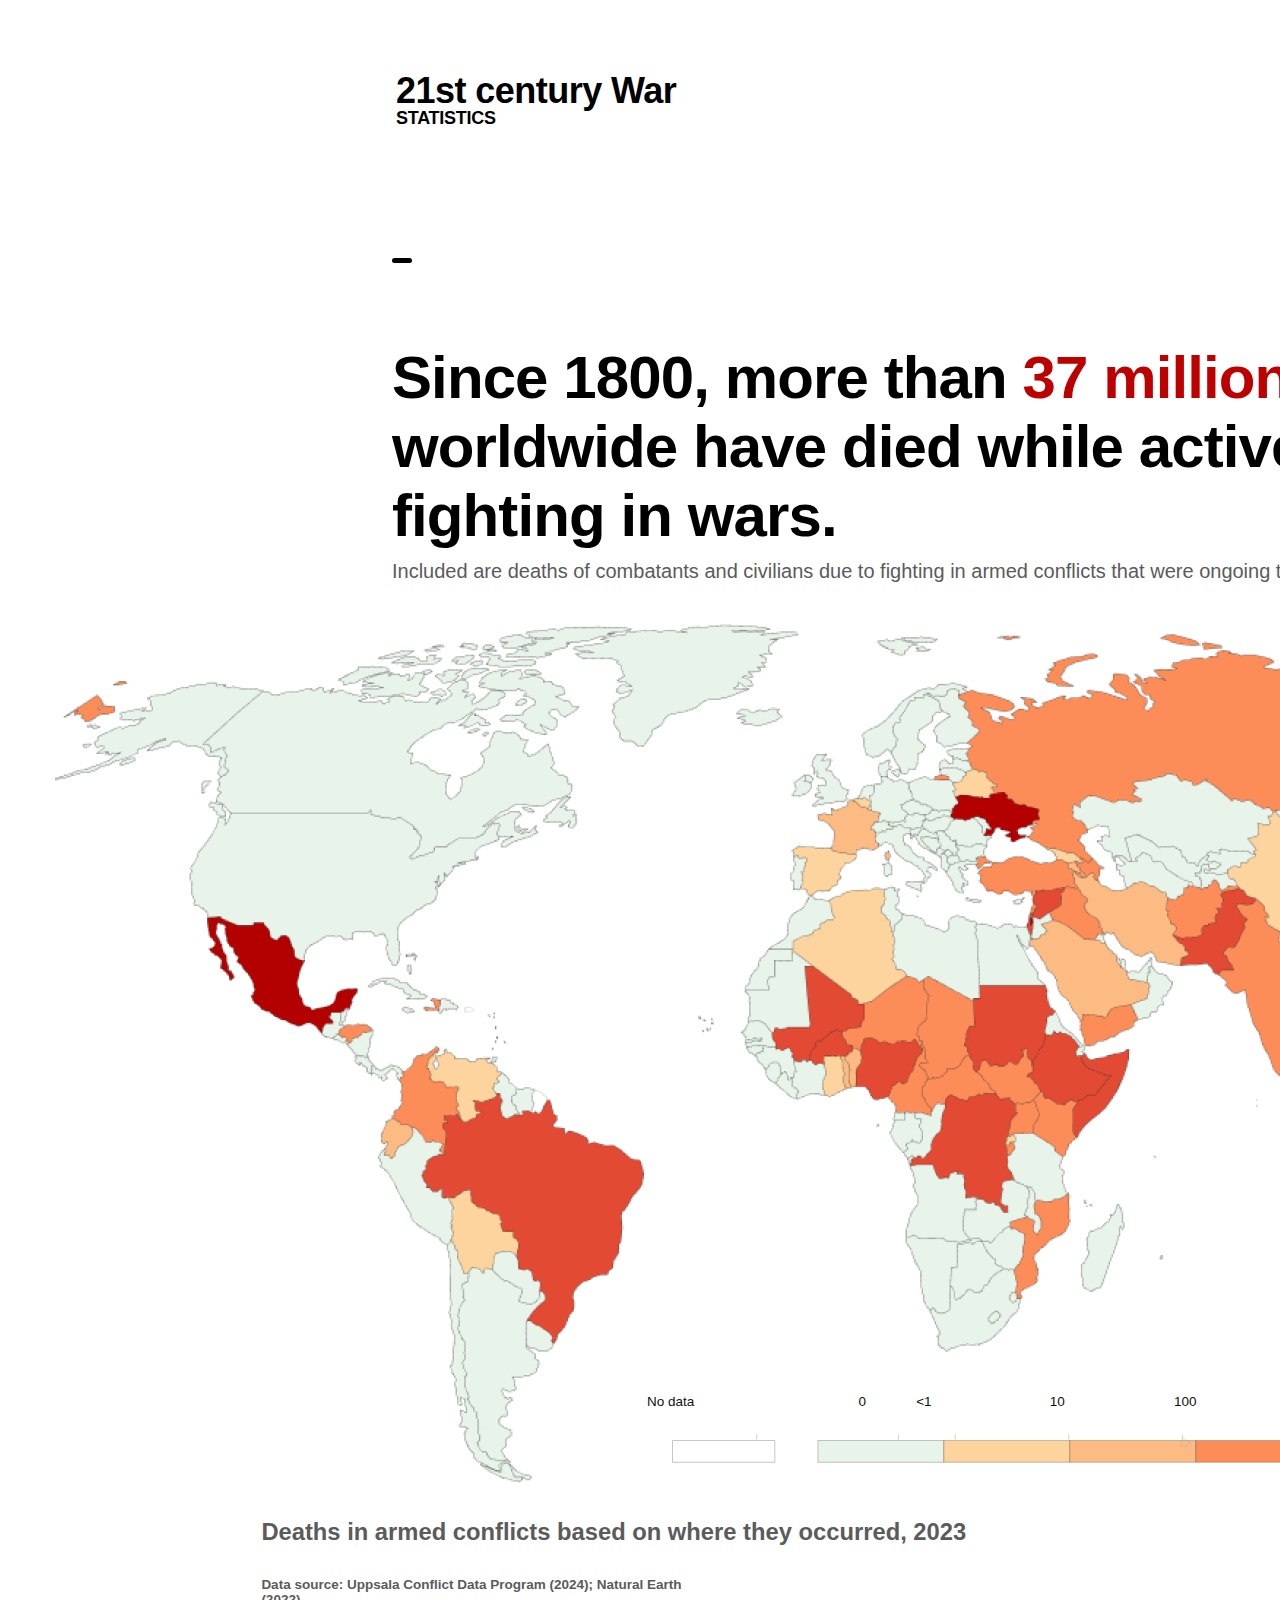
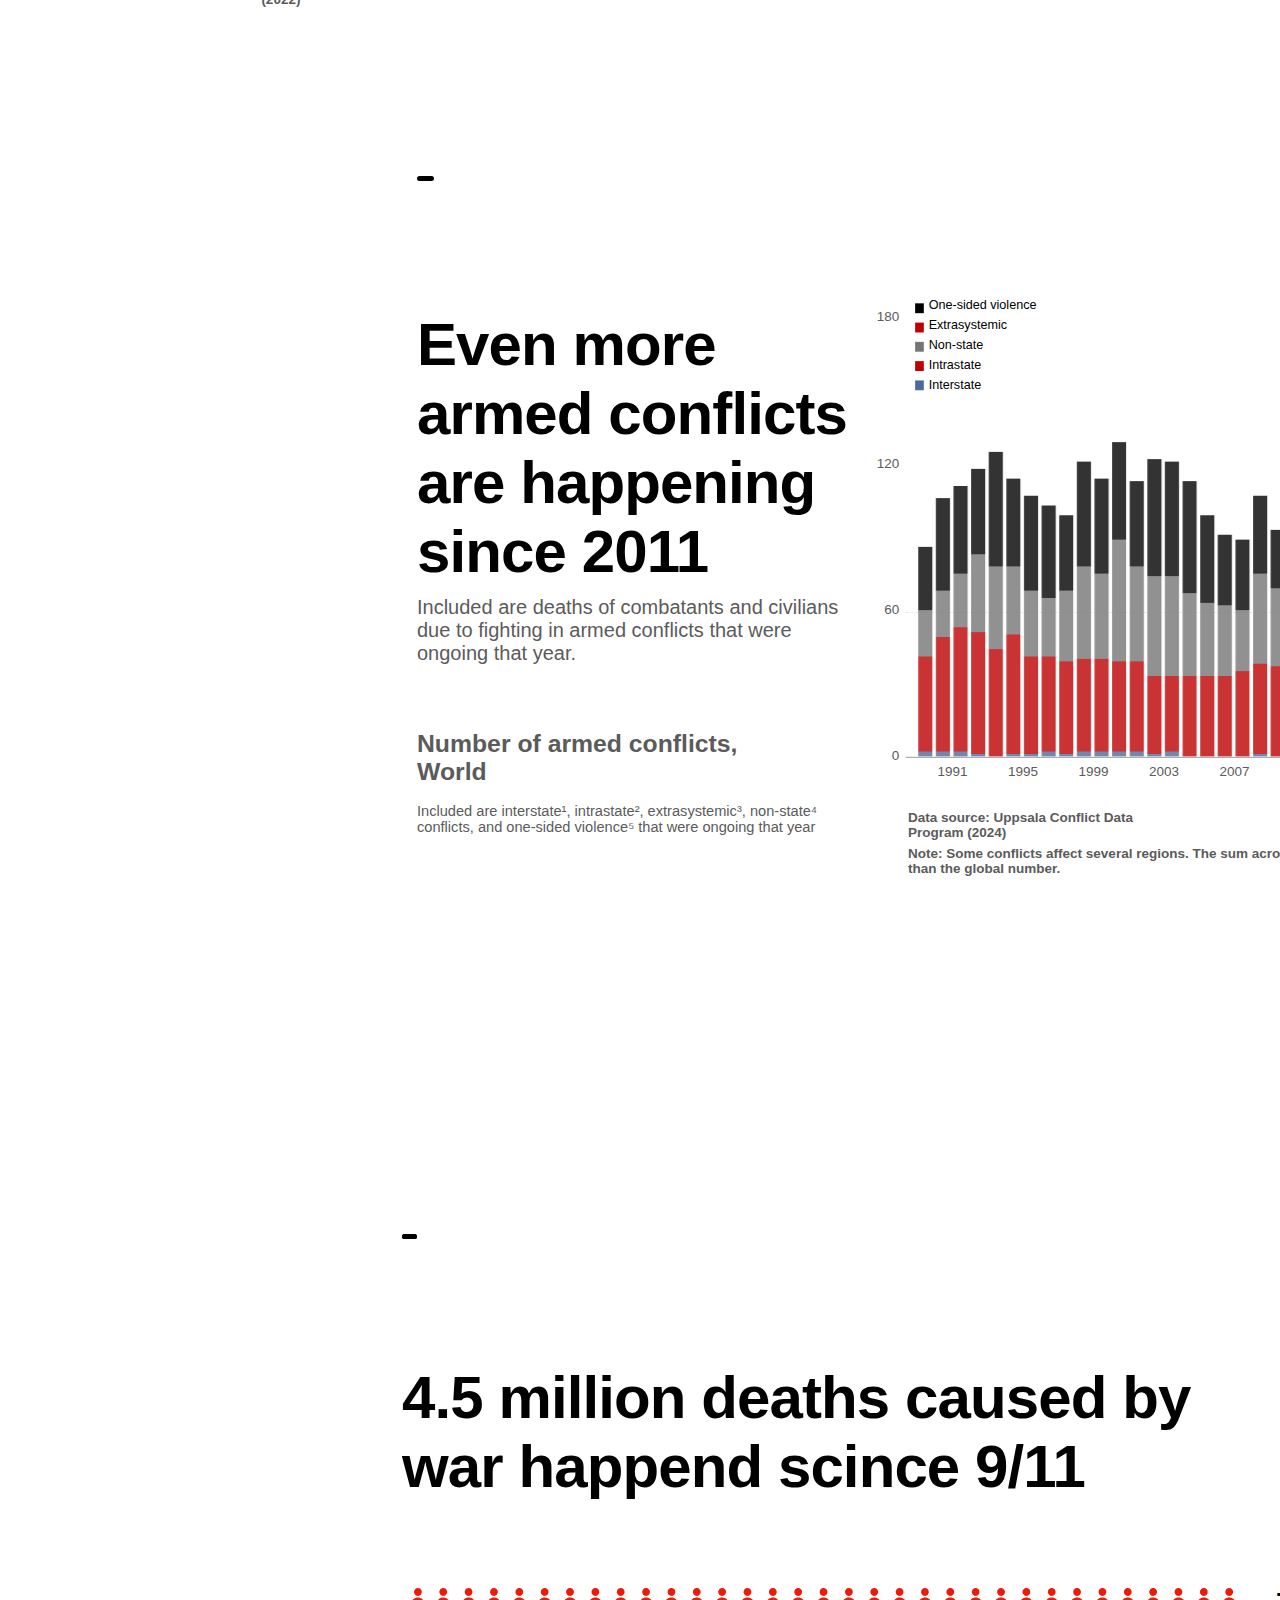
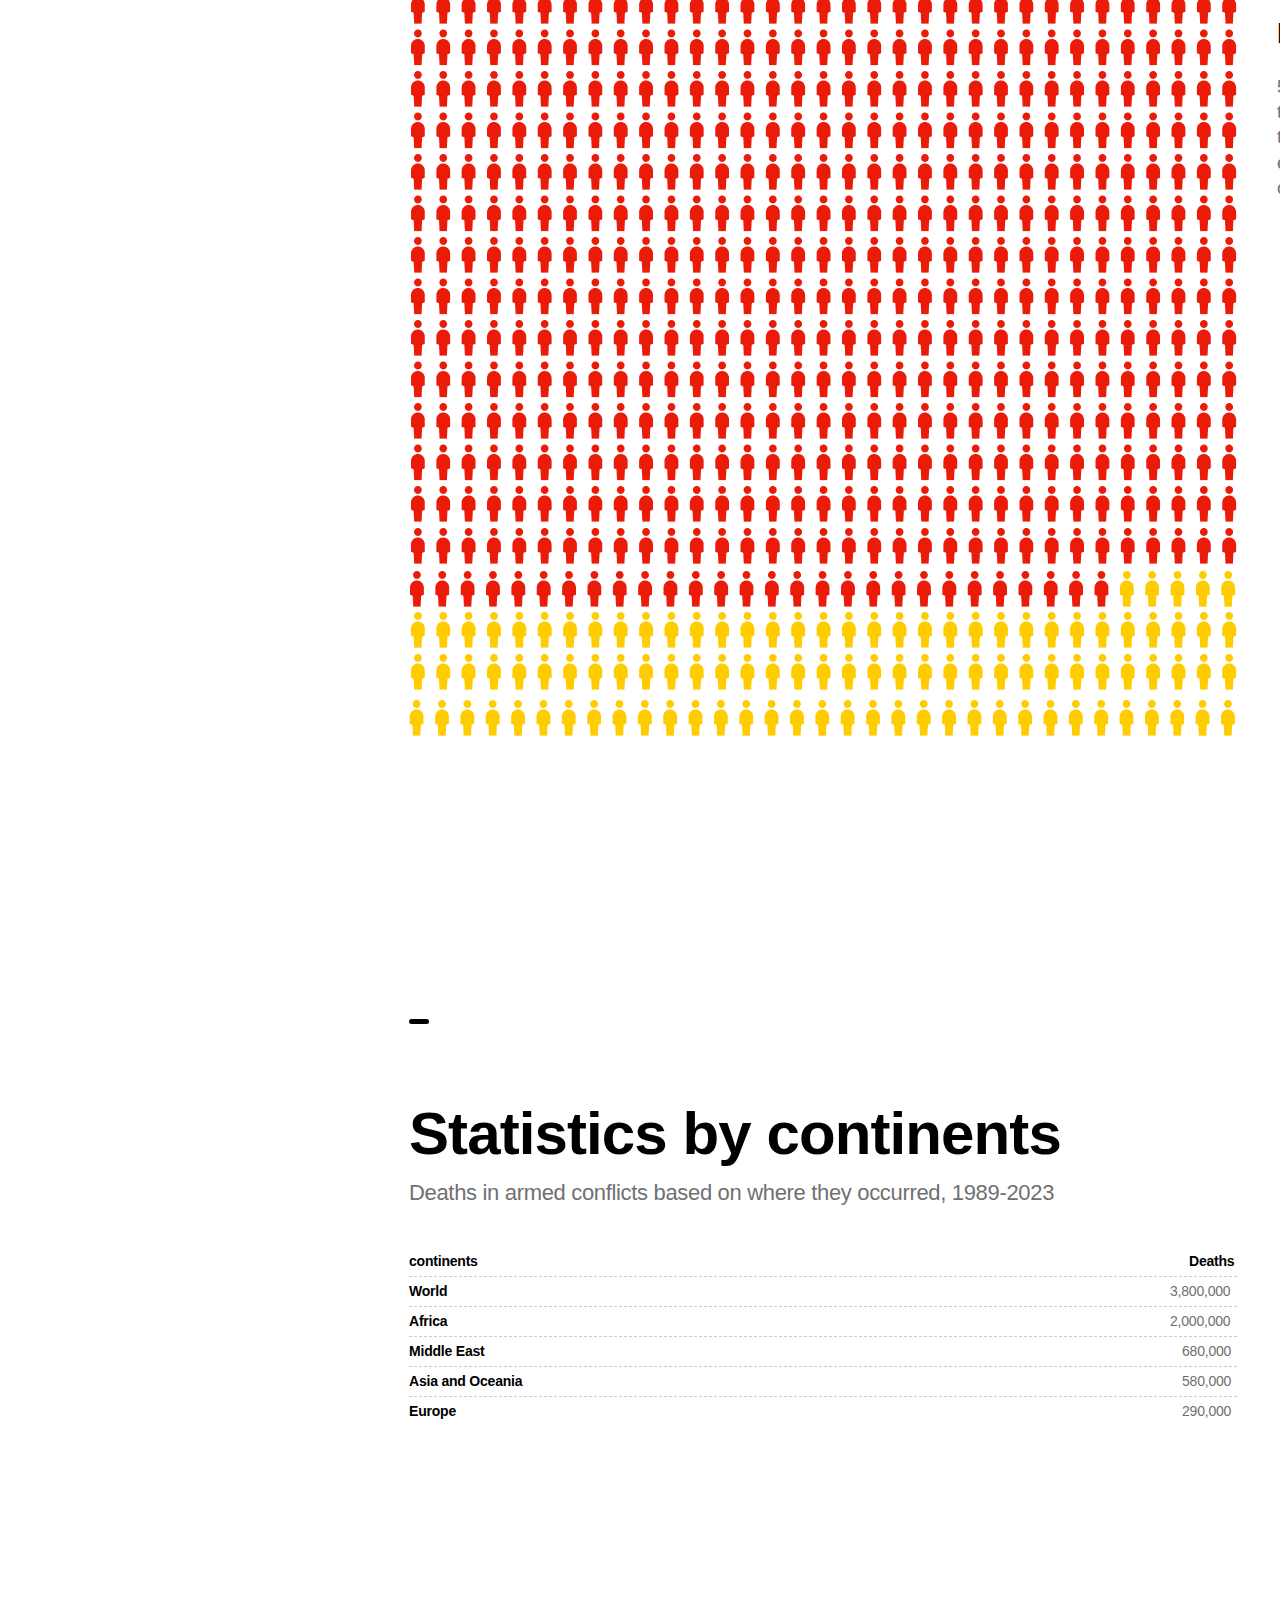
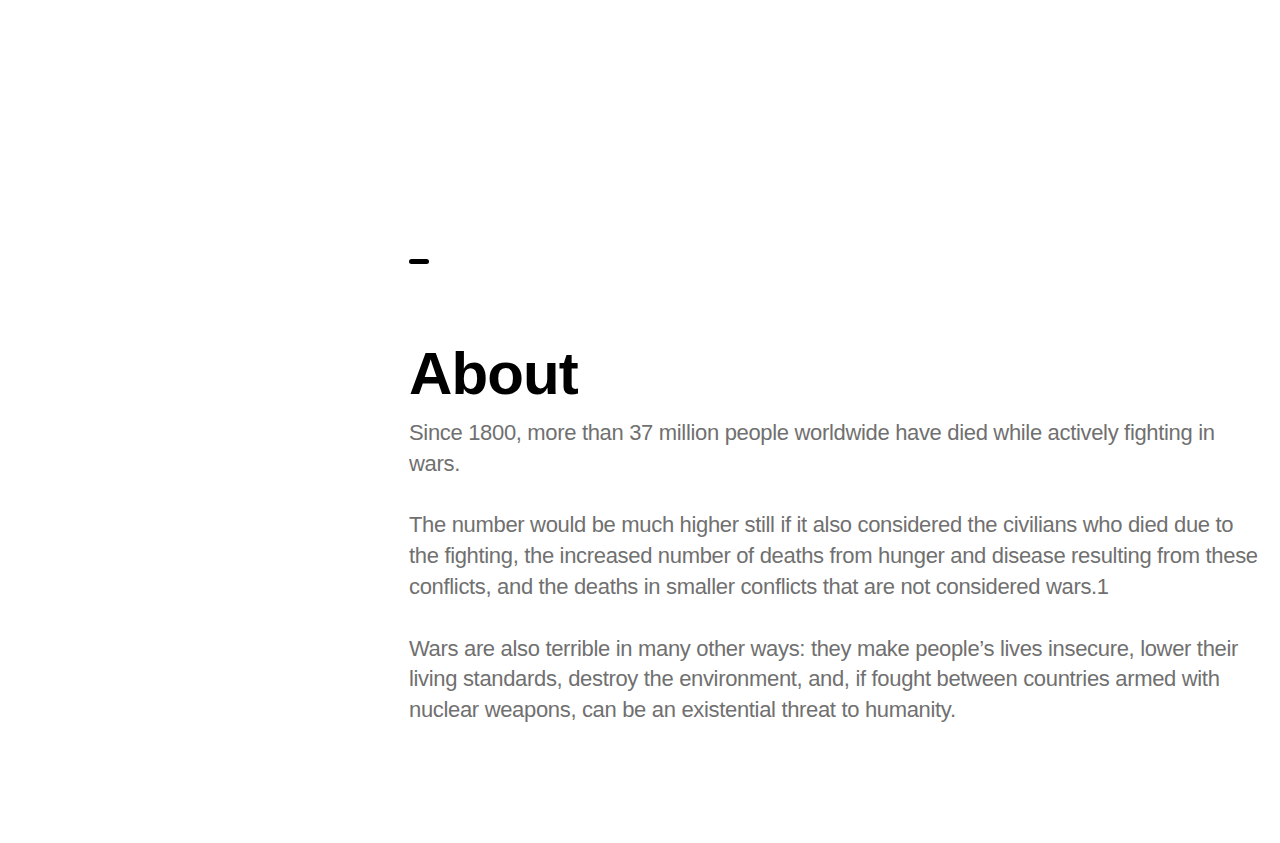
<file: index.html>
<!DOCTYPE html>
<html lang="en">
<head>
  <meta charset="UTF-8">
  <meta http-equiv="X-UA-Compatible" content="IE=edge">
  <meta name="viewport" content="width=device-width, initial-scale=1.0">
  <link rel="stylesheet" href="./vars.css">
  <link rel="stylesheet" href="./style.css">
  
  
  <style>
   a,
   button,
   input,
   select,
   h1,
   h2,
   h3,
   h4,
   h5,
   * {
       box-sizing: border-box;
       margin: 0;
       padding: 0;
       border: none;
       text-decoration: none;
       background: none;
   
       -webkit-font-smoothing: antialiased;
   }
   
   menu, ol, ul {
       list-style-type: none;
       margin: 0;
       padding: 0;
   }
   </style>
  <title>Document</title>
</head>
<body>
  <div class="page">
    <div class="big-statement">
      <div
        class="there-are-1-349-166-active-cases-of-coronavirus-in-the-world-as-of-april-13"
      >
        <span>
          <span
            class="there-are-1-349-166-active-cases-of-coronavirus-in-the-world-as-of-april-13-span"
          >
            Since 1800, more than
          </span>
          <span
            class="there-are-1-349-166-active-cases-of-coronavirus-in-the-world-as-of-april-13-span2"
          >
            37 million
          </span>
          <span
            class="there-are-1-349-166-active-cases-of-coronavirus-in-the-world-as-of-april-13-span3"
          >
            people worldwide have died while actively fighting in wars.
          </span>
        </span>
      </div>
      <div
        class="that-s-70-640-3-83-more-than-the-day-before-and-88-281-more-since-your-last-visit-2-days-ago"
      >
        Included are deaths of combatants and civilians due to fighting in armed
        conflicts that were ongoing that year.
      </div>
    </div>
    <div class="divider">
      <div class="divider2"></div>
    </div>
    <div class="_21st-century-war">21st century War</div>
    <div class="statistics">Statistics</div>
    <div class="pacifism">#pacifism</div>
    <div class="big-statement2">
      <div class="about2">About</div>
      <div
        class="[base64]"
      >
        Since 1800, more than 37 million people worldwide have died while actively
        fighting in wars.
        <br />
        <br />
        The number would be much higher still if it also considered the civilians
        who died due to the fighting, the increased number of deaths from hunger
        and disease resulting from these conflicts, and the deaths in smaller
        conflicts that are not considered wars.1
        <br />
        <br />
        Wars are also terrible in many other ways: they make people’s lives
        insecure, lower their living standards, destroy the environment, and, if
        fought between countries armed with nuclear weapons, can be an existential
        threat to humanity.
      </div>
    </div>
    <div class="divider3">
      <div class="divider2"></div>
    </div>
    <div class="deaths-in-armed-conflicts-based-on-where-they-occurred-1">
      <img class="vector" src="vector0.svg" />
      <div class="numeric-color-legend">
        <img class="lines" src="lines0.svg" />
        <img class="swatches" src="swatches0.svg" />
        <div class="labels">
          <div class="no-data">No data</div>
          <div class="_0">0</div>
          <div class="_1">&lt;1</div>
          <div class="_10">10</div>
          <div class="_100">100</div>
          <div class="_1-000">1,000</div>
          <div class="_10-000">10,000</div>
        </div>
      </div>
      <img class="map-1-1" src="map-1-10.png" />
    </div>
    <div class="sources">
      <div
        class="data-source-uppsala-conflict-data-program-2024-natural-earth-2022"
      >
        Data source: Uppsala Conflict Data Program (2024); Natural Earth (2022)
      </div>
    </div>
    <div class="deaths-in-armed-conflicts-based-on-where-they-occurred-2023">
      Deaths in armed conflicts based on where they occurred, 2023
    </div>
    <div class="number-of-armed-conflicts-1">
      <img class="vector2" src="vector1.svg" />
      <div class="horizontal-axis">
        <div class="tick-labels">
          <div class="_2023">2023</div>
          <div class="_1991">1991</div>
          <div class="_1995">1995</div>
          <div class="_1999">1999</div>
          <div class="_2003">2003</div>
          <div class="_2007">2007</div>
          <div class="_2011">2011</div>
          <div class="_2015">2015</div>
          <div class="_2019">2019</div>
        </div>
      </div>
      <div class="vertical-axis">
        <div class="tick-labels2">
          <div class="_02">0</div>
          <div class="_60">60</div>
          <div class="_120">120</div>
          <div class="_180">180</div>
        </div>
      </div>
      <img class="horizontal-grid-lines" src="horizontal-grid-lines0.svg" />
      <div class="vertical-color-legend">
        <div class="labels2">
          <div class="one-sided-violence">One-sided violence</div>
          <div class="extrasystemic">Extrasystemic</div>
          <div class="non-state">Non-state</div>
          <div class="intrastate">Intrastate</div>
          <div class="interstate">Interstate</div>
        </div>
        <img class="group" src="group0.svg" />
      </div>
      <div class="sources2">
        <div class="data-source-uppsala-conflict-data-program-2024">
          Data source: Uppsala Conflict Data Program (2024)
        </div>
      </div>
      <div class="note">
        <div
          class="note-some-conflicts-affect-several-regions-the-sum-across-all-regions-can-therefore-be-higher-than-the-global-number"
        >
          Note: Some conflicts affect several regions. The sum across all regions
          can therefore be higher than the global number.
        </div>
      </div>
      <img class="bars-1-1" src="bars-1-10.png" />
    </div>
    <div class="frame-1">
      <div class="big-statement3">
        <div
          class="there-are-1-349-166-active-cases-of-coronavirus-in-the-world-as-of-april-132"
        >
          Even more armed conflicts are happening since 2011
        </div>
        <div
          class="that-s-70-640-3-83-more-than-the-day-before-and-88-281-more-since-your-last-visit-2-days-ago"
        >
          Included are deaths of combatants and civilians due to fighting in armed
          conflicts that were ongoing that year.
        </div>
      </div>
      <div class="title">
        <div class="number-of-armed-conflicts-world">
          Number of armed conflicts, World
        </div>
      </div>
      <div class="subtitle">
        <div class="group2">
          <div
            class="included-are-interstate-intrastate-extrasystemic-non-state-conflicts-and-one-sided-violence-that-were-ongoing-that-year"
          >
            Included are interstate¹, intrastate², extrasystemic³, non-state⁴
            conflicts, and one-sided violence⁵ that were ongoing that year
          </div>
        </div>
      </div>
    </div>
    <div class="divider4">
      <div class="divider2"></div>
    </div>
    <div
      class="_540-people-dies-every-day-about-420-of-them-dies-by-indirect-deaths-caused-by-the-deterioration-of-economic-environmental-psychological-and-health-conditions"
    >
      540 people dies every day. About 420 of them dies by “‘indirect deaths”
      caused by the deterioration of economic, environmental, psychological and
      health conditions.
    </div>
    <div class="big-statement4">
      <div class="the-effect-of-social-distancing">
        4.5 million deaths caused by war happend scince 9/11
      </div>
      <div
        class="by-interacting-with-fewer-people-an-infected-person-spreads-the-virus-less-try-the-options-below-to-see-the-effect-of-different-degrees-of-social-distancing-numbers-here-are-purely-representative"
      ></div>
    </div>
    <div class="divider5">
      <div class="divider2"></div>
    </div>
    <div class="this-many-has-died-by-war-every-day">
      This many has died by war every day
    </div>
    <div class="divider5">
      <div class="divider2"></div>
    </div>
    <img class="group-21-1-1" src="group-21-1-10.png" />
    <div class="line-3"></div>
    <div class="world">World</div>
    <div class="_3-800-000">3,800,000</div>
    <div class="line-32"></div>
    <div class="africa">Africa</div>
    <div class="_2-000-000">2,000,000</div>
    <div class="line-33"></div>
    <div class="middle-east">Middle East</div>
    <div class="_680-000">680,000</div>
    <div class="line-34"></div>
    <div class="asia-and-oceania">Asia and Oceania</div>
    <div class="_580-000">580,000</div>
    <div class="line-35"></div>
    <div class="europe">Europe</div>
    <div class="_290-000">290,000</div>
    <div class="continents">continents</div>
    <div class="deaths">Deaths</div>
    <div class="big-statement5">
      <div class="statistics-by-country">Statistics by continents</div>
      <div
        class="directly-compare-the-latest-numbers-click-each-statistic-to-see-a-timeline"
      >
        Deaths in armed conflicts based on where they occurred, 1989-2023
      </div>
    </div>
    <div class="divider6">
      <div class="divider2"></div>
    </div>
  </div>
  
</body>
</html>
</file>
<file: vars.css>
/* Figma Styles of your File */
:root {
  /* Colors */
  /* Fonts */
  /* Effects */
}
</file>
<file: style.css>
.page,
.page * {
  box-sizing: border-box;
}
.page {
  background: #ffffff;
  height: 5643px;
  position: relative;
  overflow: hidden;
}
.active-cases {
  position: absolute;
  inset: 0;
}
.big-statement {
  display: flex;
  flex-direction: column;
  gap: 10px;
  align-items: flex-start;
  justify-content: flex-start;
  width: 1181px;
  position: absolute;
  left: 392px;
  top: 343px;
  overflow: hidden;
}
.there-are-1-349-166-active-cases-of-coronavirus-in-the-world-as-of-april-13 {
  text-align: left;
  font-family: "Inter-SemiBold", sans-serif;
  font-size: 60px;
  letter-spacing: -0.015em;
  font-weight: 600;
  position: relative;
  align-self: stretch;
}
.there-are-1-349-166-active-cases-of-coronavirus-in-the-world-as-of-april-13-span {
  color: #000000;
  font-family: "Inter-SemiBold", sans-serif;
  font-size: 60px;
  letter-spacing: -0.015em;
  font-weight: 600;
}
.there-are-1-349-166-active-cases-of-coronavirus-in-the-world-as-of-april-13-span2 {
  color: #bd0000;
  font-family: "Inter-SemiBold", sans-serif;
  font-size: 60px;
  letter-spacing: -0.015em;
  font-weight: 600;
}
.there-are-1-349-166-active-cases-of-coronavirus-in-the-world-as-of-april-13-span3 {
  color: #000000;
  font-family: "Inter-SemiBold", sans-serif;
  font-size: 60px;
  letter-spacing: -0.015em;
  font-weight: 600;
}
.that-s-70-640-3-83-more-than-the-day-before-and-88-281-more-since-your-last-visit-2-days-ago {
  color: #5b5b5b;
  text-align: left;
  font-family: "Lato-Regular", sans-serif;
  font-size: 20px;
  font-weight: 400;
  position: relative;
  align-self: stretch;
}
.divider {
  width: 20px;
  height: 5px;
  position: absolute;
  left: 392px;
  top: 258px;
}
.divider2 {
  background: #000000;
  border-radius: 10px;
  width: 100%;
  height: 100%;
  position: absolute;
  right: 0%;
  left: 0%;
  bottom: 0%;
  top: 0%;
}
.header {
  position: absolute;
  inset: 0;
}
._21st-century-war {
  color: #000000;
  text-align: left;
  font-family: "Inter-SemiBold", sans-serif;
  font-size: 36px;
  letter-spacing: -0.015em;
  font-weight: 600;
  position: absolute;
  left: 396px;
  top: 70px;
}
.statistics {
  color: #000000;
  text-align: left;
  font-family: "Inter-SemiBold", sans-serif;
  font-size: 18px;
  letter-spacing: -0.015em;
  font-weight: 600;
  text-transform: uppercase;
  position: absolute;
  left: 396px;
  top: 108px;
}
.pacifism {
  color: #000000;
  text-align: left;
  font-family: "Inter-SemiBold", sans-serif;
  font-size: 15px;
  letter-spacing: -0.015em;
  font-weight: 600;
  position: absolute;
  left: 1510px;
  top: 70px;
}
.about {
  position: absolute;
  inset: 0;
}
.big-statement2 {
  display: flex;
  flex-direction: column;
  gap: 10px;
  align-items: flex-start;
  justify-content: flex-start;
  width: 850px;
  position: absolute;
  left: 409px;
  top: 5139px;
  overflow: hidden;
}
.about2 {
  color: #000000;
  text-align: left;
  font-family: "Inter-SemiBold", sans-serif;
  font-size: 60px;
  letter-spacing: -0.015em;
  font-weight: 600;
  position: relative;
  align-self: stretch;
}
.[base64] {
  color: #707070;
  text-align: left;
  font-family: "Inter-Regular", sans-serif;
  font-size: 22px;
  line-height: 140%;
  letter-spacing: -0.015em;
  font-weight: 400;
  position: relative;
  align-self: stretch;
}
.divider3 {
  width: 20px;
  height: 5px;
  position: absolute;
  left: 409px;
  top: 5059px;
}
.deaths-in-armed-conflicts-based-on-where-they-occurred-1 {
  background: #ffffff;
  width: 1934px;
  height: 1052px;
  position: absolute;
  left: 32px;
  top: 624px;
  overflow: hidden;
}
.vector {
  width: 100%;
  height: 100%;
  position: absolute;
  right: 0%;
  left: 0%;
  bottom: 0%;
  top: 0%;
  overflow: visible;
}
.chart-area {
  position: absolute;
  inset: 0;
}
.numeric-color-legend {
  width: 952.26px;
  height: 69.23px;
  position: static;
}
.lines {
  width: 39.56%;
  height: 0.65%;
  position: absolute;
  right: 25.85%;
  left: 34.59%;
  bottom: 22.39%;
  top: 76.96%;
  overflow: visible;
}
.swatches {
  width: 49.24%;
  height: 2.16%;
  position: absolute;
  right: 18.96%;
  left: 31.8%;
  bottom: 20.22%;
  top: 77.61%;
  overflow: visible;
}
.labels {
  width: 869.69px;
  height: 36.42px;
  position: static;
}
.no-data {
  color: #111111;
  text-align: left;
  font-family: "Lato-Regular", sans-serif;
  font-size: 13.5px;
  font-weight: 400;
  position: absolute;
  right: 62.67%;
  left: 31.8%;
  width: 5.53%;
  bottom: 23.34%;
  top: 73.19%;
  height: 3.46%;
}
._0 {
  color: #111111;
  text-align: left;
  font-family: "Lato-Regular", sans-serif;
  font-size: 13.5px;
  font-weight: 400;
  position: absolute;
  right: 56.32%;
  left: 42.74%;
  width: 0.94%;
  bottom: 23.34%;
  top: 73.19%;
  height: 3.46%;
}
._1 {
  color: #111111;
  text-align: left;
  font-family: "Lato-Regular", sans-serif;
  font-size: 13.5px;
  font-weight: 400;
  position: absolute;
  right: 52.4%;
  left: 45.72%;
  width: 1.88%;
  bottom: 23.34%;
  top: 73.19%;
  height: 3.46%;
}
._10 {
  color: #111111;
  text-align: left;
  font-family: "Lato-Regular", sans-serif;
  font-size: 13.5px;
  font-weight: 400;
  position: absolute;
  right: 45.5%;
  left: 52.62%;
  width: 1.88%;
  bottom: 23.34%;
  top: 73.19%;
  height: 3.46%;
}
._100 {
  color: #111111;
  text-align: left;
  font-family: "Lato-Regular", sans-serif;
  font-size: 13.5px;
  font-weight: 400;
  position: absolute;
  right: 38.12%;
  left: 59.05%;
  width: 2.82%;
  bottom: 23.34%;
  top: 73.19%;
  height: 3.46%;
}
._1-000 {
  color: #111111;
  text-align: left;
  font-family: "Lato-Regular", sans-serif;
  font-size: 13.5px;
  font-weight: 400;
  position: absolute;
  right: 30.61%;
  left: 65.27%;
  width: 4.12%;
  bottom: 23.34%;
  top: 73.19%;
  height: 3.46%;
}
._10-000 {
  color: #111111;
  text-align: left;
  font-family: "Lato-Regular", sans-serif;
  font-size: 13.5px;
  font-weight: 400;
  position: absolute;
  right: 23.23%;
  left: 71.71%;
  width: 5.06%;
  bottom: 23.34%;
  top: 73.19%;
  height: 3.46%;
}
.map-1-1 {
  width: 93.73%;
  height: 81.67%;
  position: absolute;
  right: 5.59%;
  left: 0.68%;
  bottom: 18.33%;
  top: 0%;
  object-fit: cover;
}
.footer {
  position: absolute;
  inset: 0;
}
.sources {
  width: 677.58px;
  height: 24.93px;
  position: static;
}
.data-source-uppsala-conflict-data-program-2024-natural-earth-2022 {
  color: #5b5b5b;
  text-align: left;
  font-family: "Lato-Bold", sans-serif;
  font-size: 13.5px;
  font-weight: 700;
  position: absolute;
  right: 44.29%;
  left: 20.42%;
  width: 35.29%;
  bottom: 71.61%;
  top: 27.95%;
  height: 0.44%;
}
.deaths-in-armed-conflicts-based-on-where-they-occurred-2023 {
  color: #5b5b5b;
  text-align: left;
  font-family: "Lato-Bold", sans-serif;
  font-size: 23.75px;
  font-weight: 700;
  position: absolute;
  right: 18.07%;
  left: 20.42%;
  width: 61.51%;
  bottom: 72.59%;
  top: 26.9%;
  height: 0.51%;
}
.number-of-armed-conflicts-1 {
  background: #ffffff;
  width: 820px;
  height: 971px;
  position: absolute;
  left: 862.07px;
  top: 1777px;
  overflow: hidden;
}
.vector2 {
  width: 100%;
  height: 100%;
  position: absolute;
  right: 0%;
  left: 0%;
  bottom: 0%;
  top: 0%;
  overflow: visible;
}
.horizontal-axis {
  width: 594.74px;
  height: 18.13px;
  position: static;
}
.tick-labels {
  width: 594.74px;
  height: 18.13px;
  position: static;
}
._2023 {
  color: #5b5b5b;
  text-align: center;
  font-family: "Lato-Regular", sans-serif;
  font-size: 13.5px;
  font-weight: 400;
  position: absolute;
  right: 18.33%;
  left: 77.91%;
  width: 3.76%;
  bottom: 37.68%;
  top: 60.45%;
  height: 1.87%;
}
._1991 {
  color: #5b5b5b;
  text-align: center;
  font-family: "Lato-Regular", sans-serif;
  font-size: 13.5px;
  font-weight: 400;
  position: absolute;
  right: 87.09%;
  left: 9.14%;
  width: 3.76%;
  bottom: 37.68%;
  top: 60.45%;
  height: 1.87%;
}
._1995 {
  color: #5b5b5b;
  text-align: center;
  font-family: "Lato-Regular", sans-serif;
  font-size: 13.5px;
  font-weight: 400;
  position: absolute;
  right: 78.49%;
  left: 17.74%;
  width: 3.76%;
  bottom: 37.68%;
  top: 60.45%;
  height: 1.87%;
}
._1999 {
  color: #5b5b5b;
  text-align: center;
  font-family: "Lato-Regular", sans-serif;
  font-size: 13.5px;
  font-weight: 400;
  position: absolute;
  right: 69.89%;
  left: 26.34%;
  width: 3.76%;
  bottom: 37.68%;
  top: 60.45%;
  height: 1.87%;
}
._2003 {
  color: #5b5b5b;
  text-align: center;
  font-family: "Lato-Regular", sans-serif;
  font-size: 13.5px;
  font-weight: 400;
  position: absolute;
  right: 61.31%;
  left: 34.93%;
  width: 3.76%;
  bottom: 37.68%;
  top: 60.45%;
  height: 1.87%;
}
._2007 {
  color: #5b5b5b;
  text-align: center;
  font-family: "Lato-Regular", sans-serif;
  font-size: 13.5px;
  font-weight: 400;
  position: absolute;
  right: 52.71%;
  left: 43.53%;
  width: 3.76%;
  bottom: 37.68%;
  top: 60.45%;
  height: 1.87%;
}
._2011 {
  color: #5b5b5b;
  text-align: center;
  font-family: "Lato-Regular", sans-serif;
  font-size: 13.5px;
  font-weight: 400;
  position: absolute;
  right: 44.11%;
  left: 52.13%;
  width: 3.76%;
  bottom: 37.68%;
  top: 60.45%;
  height: 1.87%;
}
._2015 {
  color: #5b5b5b;
  text-align: center;
  font-family: "Lato-Regular", sans-serif;
  font-size: 13.5px;
  font-weight: 400;
  position: absolute;
  right: 35.52%;
  left: 60.72%;
  width: 3.76%;
  bottom: 37.68%;
  top: 60.45%;
  height: 1.87%;
}
._2019 {
  color: #5b5b5b;
  text-align: center;
  font-family: "Lato-Regular", sans-serif;
  font-size: 13.5px;
  font-weight: 400;
  position: absolute;
  right: 26.92%;
  left: 69.32%;
  width: 3.76%;
  bottom: 37.68%;
  top: 60.45%;
  height: 1.87%;
}
.vertical-axis {
  width: 47.31px;
  height: 456.58px;
  position: static;
}
.tick-labels2 {
  width: 47.31px;
  height: 456.58px;
  position: static;
}
._02 {
  color: #5b5b5b;
  text-align: right;
  font-family: "Lato-Regular", sans-serif;
  font-size: 13.5px;
  font-weight: 400;
  position: absolute;
  right: 95.45%;
  left: 2.63%;
  width: 1.92%;
  bottom: 39.34%;
  top: 58.8%;
  height: 1.87%;
}
._60 {
  color: #5b5b5b;
  text-align: right;
  font-family: "Lato-Regular", sans-serif;
  font-size: 13.5px;
  font-weight: 400;
  position: absolute;
  right: 95.45%;
  left: 0.7%;
  width: 3.85%;
  bottom: 54.39%;
  top: 43.75%;
  height: 1.87%;
}
._120 {
  color: #5b5b5b;
  text-align: right;
  font-family: "Lato-Regular", sans-serif;
  font-size: 13.5px;
  font-weight: 400;
  position: absolute;
  right: 95.45%;
  left: -1.22%;
  width: 5.77%;
  bottom: 69.44%;
  top: 28.69%;
  height: 1.87%;
}
._180 {
  color: #5b5b5b;
  text-align: right;
  font-family: "Lato-Regular", sans-serif;
  font-size: 13.5px;
  font-weight: 400;
  position: absolute;
  right: 95.45%;
  left: -1.22%;
  width: 5.77%;
  bottom: 84.49%;
  top: 13.64%;
  height: 1.87%;
}
.horizontal-grid-lines {
  width: 76.25%;
  height: 15.05%;
  position: absolute;
  right: 18.62%;
  left: 5.14%;
  bottom: 40.13%;
  top: 44.82%;
  overflow: visible;
}
.vertical-color-legend {
  width: 232.94px;
  height: 96.75px;
  position: static;
}
.labels2 {
  width: 219.44px;
  height: 96.75px;
  position: static;
}
.one-sided-violence {
  color: #000000;
  text-align: left;
  font-family: "Lato-Regular", sans-serif;
  font-size: 12.600000381469727px;
  font-weight: 400;
  position: absolute;
  right: 65.12%;
  left: 8.12%;
  width: 26.76%;
  bottom: 85.77%;
  top: 12.48%;
  height: 1.75%;
}
.extrasystemic {
  color: #000000;
  text-align: left;
  font-family: "Lato-Regular", sans-serif;
  font-size: 12.600000381469727px;
  font-weight: 400;
  position: absolute;
  right: 72.62%;
  left: 8.12%;
  width: 19.26%;
  bottom: 83.71%;
  top: 14.54%;
  height: 1.75%;
}
.non-state {
  color: #000000;
  text-align: left;
  font-family: "Lato-Regular", sans-serif;
  font-size: 12.600000381469727px;
  font-weight: 400;
  position: absolute;
  right: 77.88%;
  left: 8.12%;
  width: 14.01%;
  bottom: 81.66%;
  top: 16.59%;
  height: 1.75%;
}
.intrastate {
  color: #000000;
  text-align: left;
  font-family: "Lato-Regular", sans-serif;
  font-size: 12.600000381469727px;
  font-weight: 400;
  position: absolute;
  right: 78.63%;
  left: 8.12%;
  width: 13.26%;
  bottom: 79.6%;
  top: 18.65%;
  height: 1.75%;
}
.interstate {
  color: #000000;
  text-align: left;
  font-family: "Lato-Regular", sans-serif;
  font-size: 12.600000381469727px;
  font-weight: 400;
  position: absolute;
  right: 78.38%;
  left: 8.12%;
  width: 13.51%;
  bottom: 77.55%;
  top: 20.7%;
  height: 1.75%;
}
.group {
  width: 1.06%;
  height: 9.26%;
  position: absolute;
  right: 92.47%;
  left: 6.47%;
  bottom: 77.83%;
  top: 12.9%;
  overflow: visible;
}
.sources2 {
  width: 270.47px;
  height: 63.75px;
  position: static;
}
.data-source-uppsala-conflict-data-program-2024 {
  color: #5b5b5b;
  text-align: left;
  font-family: "Lato-Bold", sans-serif;
  font-size: 13.5px;
  font-weight: 700;
  position: absolute;
  right: 61.41%;
  left: 5.61%;
  width: 32.98%;
  bottom: 28.24%;
  top: 65.19%;
  height: 6.56%;
}
.note {
  width: 624.02px;
  height: 63.75px;
  position: static;
}
.note-some-conflicts-affect-several-regions-the-sum-across-all-regions-can-therefore-be-higher-than-the-global-number {
  color: #5b5b5b;
  text-align: left;
  font-family: "Lato-Bold", sans-serif;
  font-size: 13.5px;
  font-weight: 700;
  position: absolute;
  right: 18.29%;
  left: 5.61%;
  width: 76.1%;
  bottom: 24.51%;
  top: 68.92%;
  height: 6.56%;
}
.bars-1-1 {
  width: 74.88%;
  height: 47.48%;
  position: absolute;
  right: 18.29%;
  left: 6.83%;
  bottom: 40.27%;
  top: 12.26%;
  object-fit: cover;
}
.frame-1 {
  display: flex;
  flex-direction: row;
  row-gap: 97px;
  align-items: flex-start;
  justify-content: flex-start;
  flex-wrap: wrap;
  align-content: flex-start;
  width: 851px;
  height: 529px;
  position: absolute;
  left: 417px;
  top: 1910px;
}
.big-statement3 {
  display: flex;
  flex-direction: column;
  gap: 10px;
  align-items: flex-start;
  justify-content: flex-start;
  flex-shrink: 0;
  width: 436.74px;
  height: 573px;
  position: relative;
  overflow: hidden;
}
.there-are-1-349-166-active-cases-of-coronavirus-in-the-world-as-of-april-132 {
  color: #000000;
  text-align: left;
  font-family: "Inter-SemiBold", sans-serif;
  font-size: 60px;
  letter-spacing: -0.015em;
  font-weight: 600;
  position: relative;
  align-self: stretch;
}
.title {
  margin: 0 0 0 -7px;
  flex-shrink: 0;
  width: 358.62px;
  height: 116.2px;
  position: static;
}
.number-of-armed-conflicts-world {
  color: #5b5b5b;
  text-align: left;
  font-family: "PlayfairDisplay-Bold", sans-serif;
  font-size: 24.75px;
  font-weight: 700;
  position: absolute;
  right: 57.86%;
  left: 0%;
  width: 42.14%;
  bottom: -1.44%;
  top: 79.47%;
  height: 21.97%;
}
.subtitle {
  margin: 0 0 0 -7px;
  flex-shrink: 0;
  width: 421.47px;
  height: 86.78px;
  position: static;
}
.group2 {
  width: 421.47px;
  height: 86.78px;
  position: static;
}
.included-are-interstate-intrastate-extrasystemic-non-state-conflicts-and-one-sided-violence-that-were-ongoing-that-year {
  color: #5b5b5b;
  text-align: left;
  font-family: "Lato-Regular", sans-serif;
  font-size: 14.625px;
  font-weight: 400;
  position: absolute;
  right: 50.47%;
  left: 0%;
  width: 49.53%;
  bottom: -9.66%;
  top: 93.26%;
  height: 16.4%;
}
.divider4 {
  width: 17.03px;
  height: 5px;
  position: absolute;
  left: 417px;
  top: 1776px;
}
._540-people-dies-every-day-about-420-of-them-dies-by-indirect-deaths-caused-by-the-deterioration-of-economic-environmental-psychological-and-health-conditions {
  color: #707070;
  text-align: left;
  font-family: "Inter-Regular", sans-serif;
  font-size: 18px;
  line-height: 140%;
  letter-spacing: -0.04em;
  font-weight: 400;
  position: absolute;
  left: 1277px;
  top: 3275px;
  width: 300.31px;
  height: 118px;
}
.big-statement4 {
  display: flex;
  flex-direction: column;
  gap: 10px;
  align-items: flex-start;
  justify-content: flex-start;
  width: 860.84px;
  height: 187px;
  position: absolute;
  left: 402px;
  top: 2963px;
  overflow: hidden;
}
.the-effect-of-social-distancing {
  color: #000000;
  text-align: left;
  font-family: "Inter-SemiBold", sans-serif;
  font-size: 60px;
  letter-spacing: -0.015em;
  font-weight: 600;
  position: relative;
  align-self: stretch;
}
.by-interacting-with-fewer-people-an-infected-person-spreads-the-virus-less-try-the-options-below-to-see-the-effect-of-different-degrees-of-social-distancing-numbers-here-are-purely-representative {
  color: #707070;
  text-align: left;
  font-family: "Inter-Regular", sans-serif;
  font-size: 22px;
  line-height: 140%;
  letter-spacing: -0.015em;
  font-weight: 400;
  position: relative;
  align-self: stretch;
}
.divider5 {
  width: 14.58px;
  height: 5px;
  position: absolute;
  left: 402px;
  top: 2834px;
}
.this-many-has-died-by-war-every-day {
  color: #000000;
  text-align: left;
  font-family: "Inter-SemiBold", sans-serif;
  font-size: 27px;
  font-weight: 600;
  position: absolute;
  left: 1277px;
  top: 3188px;
  width: 271.88px;
  height: 52px;
}
.group-21-1-1 {
  width: 828px;
  height: 748px;
  position: absolute;
  left: 409px;
  top: 3188px;
  object-fit: cover;
}
.line-3 {
  margin-top: -1px;
  border-style: dashed;
  border-color: #000000;
  border-width: 1px 0 0 0;
  opacity: 0.2;
  width: 828px;
  height: 0px;
  position: absolute;
  left: 409px;
  top: 4477px;
}
.world {
  color: #000000;
  text-align: left;
  font-family: "Inter-SemiBold", sans-serif;
  font-size: 14px;
  line-height: 29px;
  letter-spacing: -0.015em;
  font-weight: 600;
  position: absolute;
  left: 409px;
  top: 4477px;
}
._3-800-000 {
  color: #707070;
  text-align: right;
  font-family: "Inter-Regular", sans-serif;
  font-size: 14px;
  line-height: 29px;
  letter-spacing: -0.015em;
  font-weight: 400;
  position: absolute;
  left: 1170px;
  top: 4477px;
}
.line-32 {
  margin-top: -1px;
  border-style: dashed;
  border-color: #000000;
  border-width: 1px 0 0 0;
  opacity: 0.2;
  width: 828px;
  height: 0px;
  position: absolute;
  left: 409px;
  top: 4507px;
}
.africa {
  color: #000000;
  text-align: left;
  font-family: "Inter-SemiBold", sans-serif;
  font-size: 14px;
  line-height: 29px;
  letter-spacing: -0.015em;
  font-weight: 600;
  position: absolute;
  left: 409px;
  top: 4507px;
}
._2-000-000 {
  color: #707070;
  text-align: right;
  font-family: "Inter-Regular", sans-serif;
  font-size: 14px;
  line-height: 29px;
  letter-spacing: -0.015em;
  font-weight: 400;
  position: absolute;
  left: 1170px;
  top: 4507px;
}
.line-33 {
  margin-top: -1px;
  border-style: dashed;
  border-color: #000000;
  border-width: 1px 0 0 0;
  opacity: 0.2;
  width: 828px;
  height: 0px;
  position: absolute;
  left: 409px;
  top: 4537px;
}
.middle-east {
  color: #000000;
  text-align: left;
  font-family: "Inter-SemiBold", sans-serif;
  font-size: 14px;
  line-height: 29px;
  letter-spacing: -0.015em;
  font-weight: 600;
  position: absolute;
  left: 409px;
  top: 4537px;
}
._680-000 {
  color: #707070;
  text-align: right;
  font-family: "Inter-Regular", sans-serif;
  font-size: 14px;
  line-height: 29px;
  letter-spacing: -0.015em;
  font-weight: 400;
  position: absolute;
  left: 1182px;
  top: 4537px;
}
.line-34 {
  margin-top: -1px;
  border-style: dashed;
  border-color: #000000;
  border-width: 1px 0 0 0;
  opacity: 0.2;
  width: 828px;
  height: 0px;
  position: absolute;
  left: 409px;
  top: 4567px;
}
.asia-and-oceania {
  color: #000000;
  text-align: left;
  font-family: "Inter-SemiBold", sans-serif;
  font-size: 14px;
  line-height: 29px;
  letter-spacing: -0.015em;
  font-weight: 600;
  position: absolute;
  left: 409px;
  top: 4567px;
}
._580-000 {
  color: #707070;
  text-align: right;
  font-family: "Inter-Regular", sans-serif;
  font-size: 14px;
  line-height: 29px;
  letter-spacing: -0.015em;
  font-weight: 400;
  position: absolute;
  left: 1182px;
  top: 4567px;
}
.line-35 {
  margin-top: -1px;
  border-style: dashed;
  border-color: #000000;
  border-width: 1px 0 0 0;
  opacity: 0.2;
  width: 828px;
  height: 0px;
  position: absolute;
  left: 409px;
  top: 4597px;
}
.europe {
  color: #000000;
  text-align: left;
  font-family: "Inter-SemiBold", sans-serif;
  font-size: 14px;
  line-height: 29px;
  letter-spacing: -0.015em;
  font-weight: 600;
  position: absolute;
  left: 409px;
  top: 4597px;
}
._290-000 {
  color: #707070;
  text-align: right;
  font-family: "Inter-Regular", sans-serif;
  font-size: 14px;
  line-height: 29px;
  letter-spacing: -0.015em;
  font-weight: 400;
  position: absolute;
  left: 1182px;
  top: 4597px;
}
.table-header {
  position: absolute;
  inset: 0;
}
.continents {
  color: #000000;
  text-align: left;
  font-family: "Inter-SemiBold", sans-serif;
  font-size: 14px;
  line-height: 140%;
  letter-spacing: -0.015em;
  font-weight: 600;
  position: absolute;
  left: 409px;
  top: 4452px;
}
.deaths {
  color: #000000;
  text-align: right;
  font-family: "Inter-SemiBold", sans-serif;
  font-size: 14px;
  line-height: 140%;
  letter-spacing: -0.015em;
  font-weight: 600;
  position: absolute;
  left: 1189px;
  top: 4452px;
}
.big-statement5 {
  display: flex;
  flex-direction: column;
  gap: 10px;
  align-items: flex-start;
  justify-content: flex-start;
  width: 1181px;
  position: absolute;
  left: 409px;
  top: 4299px;
  overflow: hidden;
}
.statistics-by-country {
  color: #000000;
  text-align: left;
  font-family: "Inter-SemiBold", sans-serif;
  font-size: 60px;
  letter-spacing: -0.015em;
  font-weight: 600;
  position: relative;
  align-self: stretch;
}
.directly-compare-the-latest-numbers-click-each-statistic-to-see-a-timeline {
  color: #707070;
  text-align: left;
  font-family: "Inter-Regular", sans-serif;
  font-size: 22px;
  line-height: 140%;
  letter-spacing: -0.015em;
  font-weight: 400;
  position: relative;
  align-self: stretch;
}
.divider6 {
  width: 20px;
  height: 5px;
  position: absolute;
  left: 409px;
  top: 4219px;
}
</file>
